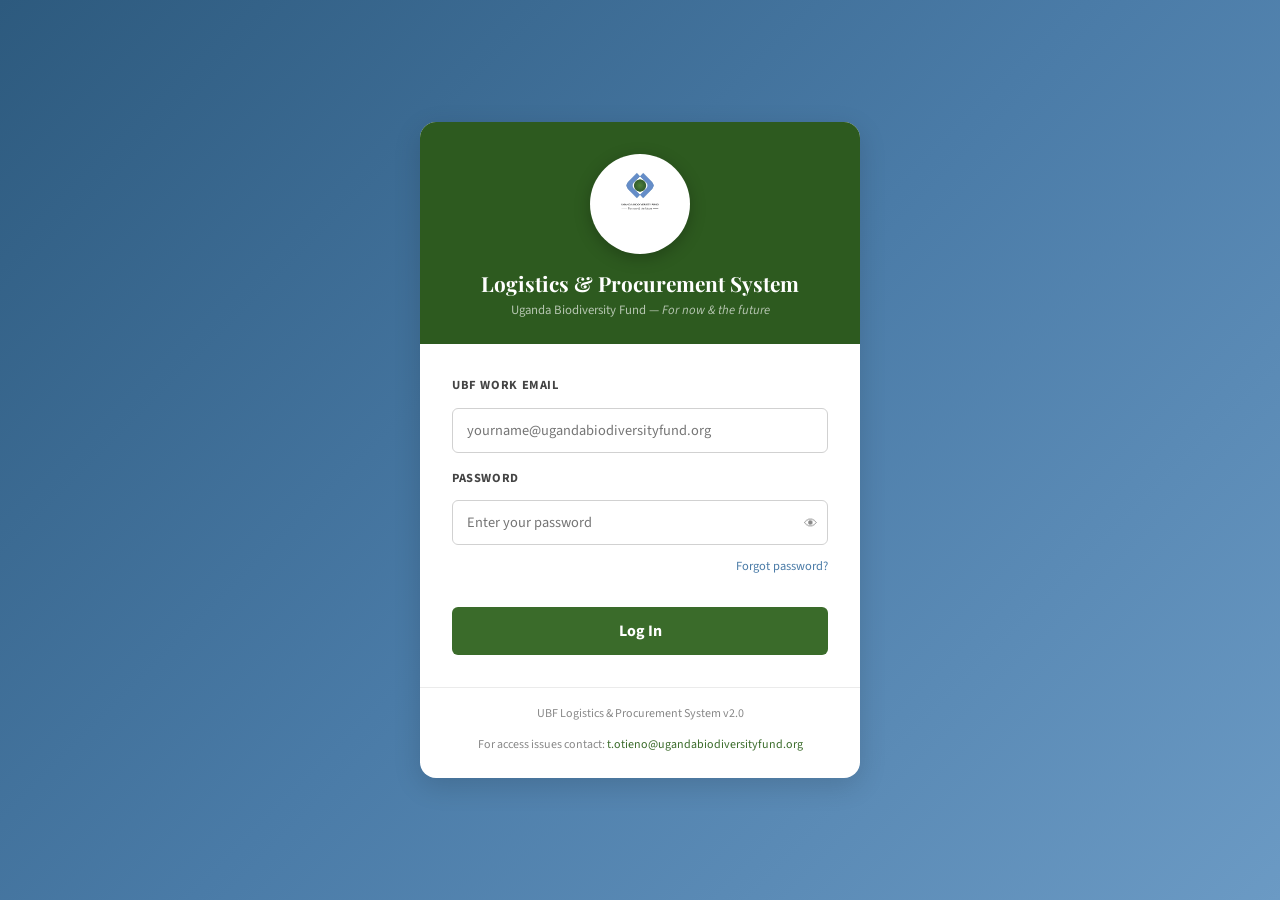
<file: index.html>
<!DOCTYPE html>
<html lang="en">
<head>
  <meta charset="UTF-8" />
  <meta name="viewport" content="width=device-width, initial-scale=1.0" />
  <title>UBF — Logistics & Procurement System</title>
  <link rel="stylesheet" href="style.css" />
</head>
<body>

<div class="login-page">
  <div class="login-card">

    <!-- Header -->
    <div class="login-header">
      <div class="login-logo">
        <img src="ubf-logo.jpg" alt="Uganda Biodiversity Fund Logo"
             onerror="this.style.display='none';this.parentElement.setAttribute('data-fallback','true');" />
      </div>
      <h1>Logistics &amp; Procurement System</h1>
      <p>Uganda Biodiversity Fund &mdash; <em>For now &amp; the future</em></p>
    </div>

    <!-- Login Body -->
    <div class="login-body">

      <div id="login-error"></div>

      <!-- Password Change Panel (hidden by default) -->
      <div id="change-password-panel" style="display:none;">
        <div style="background:var(--amber-light);border:1px solid var(--amber);border-radius:var(--radius-sm);
                    padding:0.75rem 1rem;font-size:0.83rem;color:#92400e;margin-bottom:1rem;">
          ⚠️ You must set a new password before continuing.
          Passwords expire every 90 days.
        </div>
        <div class="form-group" style="margin-bottom:1rem;">
          <label for="input-new-password">New Password</label>
          <input type="password" id="input-new-password"
                 placeholder="Minimum 8 characters" minlength="8" />
        </div>
        <div class="form-group" style="margin-bottom:1rem;">
          <label for="input-confirm-password">Confirm New Password</label>
          <input type="password" id="input-confirm-password"
                 placeholder="Repeat your new password" />
        </div>
        <button type="button" id="btn-set-password" class="btn btn-primary"
                style="width:100%;padding:0.8rem;">
          Set Password &amp; Log In
        </button>
        <button type="button" id="btn-cancel-change"
                style="width:100%;margin-top:0.5rem;background:none;border:none;
                       color:var(--ubf-blue-dark);cursor:pointer;font-size:0.85rem;padding:0.4rem;">
          ← Back to login
        </button>
      </div>

      <!-- Main Login Form -->
      <form id="login-form" autocomplete="off" novalidate>

        <div class="form-group" style="margin-bottom:1rem;">
          <label for="input-email">UBF Work Email</label>
          <input type="email" id="input-email" name="email"
                 placeholder="yourname@ugandabiodiversityfund.org"
                 autocomplete="email" required />
        </div>

        <div class="form-group" style="margin-bottom:0.5rem;">
          <label for="input-password">Password</label>
          <div style="position:relative;">
            <input type="password" id="input-password" name="password"
                   placeholder="Enter your password"
                   autocomplete="current-password" required
                   style="padding-right:2.5rem;" />
            <button type="button" id="btn-toggle-password"
                    style="position:absolute;right:0.6rem;top:50%;transform:translateY(-50%);
                           background:none;border:none;cursor:pointer;color:var(--gray-500);
                           font-size:0.85rem;">
              👁
            </button>
          </div>
        </div>

        <div style="text-align:right;margin-bottom:1.25rem;">
          <span style="font-size:0.78rem;color:var(--ubf-blue-dark);cursor:pointer;"
                id="forgot-password-link">
            Forgot password?
          </span>
        </div>

        <button type="submit" id="btn-login">Log In</button>

      </form>

    </div>

    <!-- Footer -->
    <div class="login-footer">
      <p>UBF Logistics &amp; Procurement System v2.0</p>
      <p style="margin-top:0.3rem;">
        For access issues contact:
        <a href="mailto:t.otieno@ugandabiodiversityfund.org">
          t.otieno@ugandabiodiversityfund.org
        </a>
      </p>
    </div>

  </div>
</div>

<script src="data.js"></script>
<script src="script.js"></script>
</body>
</html>
</file>
<file: style.css>
/* ============================================================
   style.css — Uganda Biodiversity Fund Request Portal
   Design: Professional NGO / Government procurement system
   Palette: Forest Green, Ivory, Gold accents
   ============================================================ */

@import url('https://fonts.googleapis.com/css2?family=Playfair+Display:wght@600;700&family=Source+Sans+3:wght@300;400;500;600;700&display=swap');

/* ── CSS Variables ── */
:root {
  /* ── Official UBF Brand Colors (extracted from logo) ── */
  --ubf-blue:         #6B9AC4;   /* logo diamond blue       */
  --ubf-blue-dark:    #4A7BA7;   /* darker blue             */
  --ubf-blue-darker:  #2D5A7E;   /* navbar / headings       */
  --ubf-blue-light:   #EBF3FA;   /* pale blue backgrounds   */
  --ubf-blue-pale:    #F5F9FD;   /* very pale blue          */
  --ubf-green:        #3A6B2A;   /* logo circle green       */
  --ubf-green-dark:   #2D5A1F;   /* darker green            */
  --ubf-green-light:  #E8F4E8;   /* pale green backgrounds  */
  --ubf-green-pale:   #F2FAF2;   /* very pale green         */

  /* ── Kept for compatibility (mapped to UBF palette) ── */
  --green-dark:    var(--ubf-green-dark);
  --green-main:    var(--ubf-green);
  --green-mid:     #4a8c38;
  --green-light:   var(--ubf-green-light);
  --green-pale:    var(--ubf-green-pale);
  --gold:          #c9962a;
  --gold-light:    #f5e6c0;
  --ivory:         #fafcff;
  --white:         #ffffff;
  --gray-100:      #f7f7f7;
  --gray-200:      #ebebeb;
  --gray-300:      #d1d1d1;
  --gray-500:      #888888;
  --gray-700:      #444444;
  --gray-900:      #1a1a1a;
  --red:           #c0392b;
  --red-light:     #fde8e8;
  --amber:         #d97706;
  --amber-light:   #fef3cd;
  --blue:          var(--ubf-blue);
  --blue-light:    var(--ubf-blue-light);
  --shadow-sm:     0 1px 3px rgba(0,0,0,0.08);
  --shadow-md:     0 4px 12px rgba(0,0,0,0.10);
  --shadow-lg:     0 8px 28px rgba(0,0,0,0.14);
  --radius-sm:     6px;
  --radius-md:     10px;
  --radius-lg:     16px;
  --font-display:  'Playfair Display', Georgia, serif;
  --font-body:     'Source Sans 3', 'Segoe UI', sans-serif;
  --nav-height:    64px;
}

/* ── Reset & Base ── */
*, *::before, *::after { box-sizing: border-box; margin: 0; padding: 0; }

html { font-size: 16px; scroll-behavior: smooth; }

body {
  font-family: var(--font-body);
  background: var(--ivory);
  color: var(--gray-900);
  line-height: 1.6;
  min-height: 100vh;
}

a { color: var(--green-main); text-decoration: none; }
a:hover { text-decoration: underline; }

img { max-width: 100%; display: block; }

/* ── Typography ── */
h1, h2, h3, h4 { font-family: var(--font-display); line-height: 1.25; }
h1 { font-size: 2rem; }
h2 { font-size: 1.5rem; }
h3 { font-size: 1.2rem; }

p { margin-bottom: 0.75rem; }
p:last-child { margin-bottom: 0; }

.text-muted { color: var(--gray-500); font-size: 0.875rem; }

/* ══════════════════════════════════════════
   NAVIGATION BAR
══════════════════════════════════════════ */
.navbar {
  position: sticky;
  top: 0;
  z-index: 100;
  height: var(--nav-height);
  background: linear-gradient(135deg, var(--ubf-blue-darker) 0%, var(--ubf-blue-dark) 100%);
  display: flex;
  align-items: center;
  padding: 0 2rem;
  gap: 1.5rem;
  box-shadow: 0 2px 8px rgba(0,0,0,0.25);
}

.navbar-brand {
  display: flex;
  align-items: center;
  gap: 0.75rem;
  text-decoration: none;
  flex-shrink: 0;
}

.navbar-logo {
  width: 44px;
  height: 44px;
  border-radius: 50%;
  overflow: hidden;
  display: flex;
  align-items: center;
  justify-content: center;
  flex-shrink: 0;
  background: var(--white);
  border: 2px solid rgba(255,255,255,0.5);
}

/* PNG/JPG loads successfully — fill the circle cleanly */
.navbar-logo img {
  width: 38px;
  height: 38px;
  object-fit: contain;
  display: block;
}

/* When image fails — show UBF text */
.navbar-logo[data-fallback="true"]::after {
  content: "UBF";
  font-family: var(--font-display);
  font-size: 0.75rem;
  font-weight: 700;
  color: var(--ubf-blue-darker);
}

.navbar-title {
  display: flex;
  flex-direction: column;
  line-height: 1.1;
}

.navbar-title .org { font-size: 0.6rem; color: rgba(255,255,255,0.6); letter-spacing: 0.08em; text-transform: uppercase; }
.navbar-title .portal { font-size: 0.9rem; color: var(--white); font-weight: 600; }

.navbar-nav {
  display: flex;
  align-items: center;
  gap: 0.25rem;
  flex: 1;
  list-style: none;
}

.navbar-nav a {
  display: block;
  padding: 0.4rem 0.85rem;
  border-radius: var(--radius-sm);
  color: rgba(255,255,255,0.8);
  font-size: 0.875rem;
  font-weight: 500;
  transition: background 0.15s, color 0.15s;
  text-decoration: none;
}

.navbar-nav a:hover,
.navbar-nav a.active {
  background: rgba(255,255,255,0.12);
  color: var(--white);
}

.navbar-user {
  display: flex;
  align-items: center;
  gap: 0.75rem;
  margin-left: auto;
}

.navbar-user-info {
  text-align: right;
}

.navbar-user-info .user-email {
  font-size: 0.78rem;
  color: rgba(255,255,255,0.75);
  display: block;
  max-width: 220px;
  white-space: nowrap;
  overflow: hidden;
  text-overflow: ellipsis;
}

/* ── Role Badge ── */
.role-badge {
  display: inline-block;
  padding: 0.15rem 0.55rem;
  border-radius: 999px;
  font-size: 0.7rem;
  font-weight: 700;
  letter-spacing: 0.04em;
  text-transform: uppercase;
  white-space: nowrap;
}

.role-admin-officer  { background: var(--gold-light);  color: #7c5200; }
.role-fam            { background: var(--blue-light);   color: #1e3a8a; }
.role-ed             { background: #ede9fe;              color: #4c1d95; }
.role-staff          { background: var(--green-light);  color: var(--green-dark); }

/* ── Logout Button ── */
#btn-logout {
  padding: 0.35rem 0.85rem;
  background: transparent;
  border: 1px solid rgba(255,255,255,0.35);
  border-radius: var(--radius-sm);
  color: rgba(255,255,255,0.85);
  font-size: 0.8rem;
  font-weight: 500;
  cursor: pointer;
  transition: background 0.15s, color 0.15s;
  white-space: nowrap;
}

#btn-logout:hover {
  background: rgba(255,255,255,0.15);
  color: var(--white);
}

/* ══════════════════════════════════════════
   PAGE WRAPPER
══════════════════════════════════════════ */
.page-wrapper {
  max-width: 1280px;
  margin: 0 auto;
  padding: 2rem 1.5rem;
}

.page-header {
  margin-bottom: 2rem;
}

.page-header h1 {
  color: var(--green-dark);
  margin-bottom: 0.25rem;
}

.page-header p {
  color: var(--gray-500);
  font-size: 0.95rem;
  margin: 0;
}

/* ══════════════════════════════════════════
   BANNERS (Error / Success)
══════════════════════════════════════════ */
.banner {
  display: none;
  padding: 0.9rem 1.2rem;
  border-radius: var(--radius-sm);
  font-size: 0.9rem;
  font-weight: 500;
  margin-bottom: 1.25rem;
  border-left: 4px solid;
}

#global-error-banner {
  background: var(--red-light);
  color: #7f1d1d;
  border-color: var(--red);
}

#global-success-banner {
  background: var(--green-light);
  color: var(--green-dark);
  border-color: var(--green-main);
}

/* ══════════════════════════════════════════
   STAT CARDS (Dashboard)
══════════════════════════════════════════ */
.stats-grid {
  display: grid;
  grid-template-columns: repeat(auto-fit, minmax(160px, 1fr));
  gap: 1rem;
  margin-bottom: 2rem;
}

.stat-card {
  background: var(--white);
  border-radius: var(--radius-md);
  padding: 1.25rem 1.5rem;
  box-shadow: var(--shadow-sm);
  border-top: 4px solid var(--gray-300);
  display: flex;
  flex-direction: column;
  gap: 0.25rem;
}

.stat-card.total    { border-color: var(--green-main); }
.stat-card.pending  { border-color: var(--amber); }
.stat-card.approved { border-color: #16a34a; }
.stat-card.rejected { border-color: var(--red); }
.stat-card.inreview { border-color: var(--blue); }

.stat-card .stat-value {
  font-family: var(--font-display);
  font-size: 2.25rem;
  font-weight: 700;
  color: var(--green-dark);
  line-height: 1;
}

.stat-card .stat-label {
  font-size: 0.78rem;
  text-transform: uppercase;
  letter-spacing: 0.06em;
  color: var(--gray-500);
  font-weight: 600;
}

/* ══════════════════════════════════════════
   TABLE
══════════════════════════════════════════ */
.table-card {
  background: var(--white);
  border-radius: var(--radius-md);
  box-shadow: var(--shadow-sm);
  overflow: hidden;
}

.table-toolbar {
  display: flex;
  align-items: center;
  justify-content: space-between;
  padding: 1rem 1.25rem;
  border-bottom: 1px solid var(--gray-200);
  flex-wrap: wrap;
  gap: 0.75rem;
}

.table-toolbar h2 {
  font-size: 1.05rem;
  color: var(--green-dark);
}

.toolbar-filters {
  display: flex;
  gap: 0.5rem;
  flex-wrap: wrap;
}

.toolbar-filters input,
.toolbar-filters select {
  padding: 0.4rem 0.75rem;
  border: 1px solid var(--gray-300);
  border-radius: var(--radius-sm);
  font-size: 0.85rem;
  font-family: var(--font-body);
  color: var(--gray-900);
  background: var(--white);
}

.toolbar-filters input:focus,
.toolbar-filters select:focus {
  outline: none;
  border-color: var(--green-main);
}

.table-responsive { overflow-x: auto; }

table {
  width: 100%;
  border-collapse: collapse;
  font-size: 0.875rem;
}

thead th {
  background: var(--green-pale);
  color: var(--green-dark);
  font-weight: 700;
  text-align: left;
  padding: 0.75rem 1rem;
  font-size: 0.78rem;
  text-transform: uppercase;
  letter-spacing: 0.05em;
  white-space: nowrap;
  border-bottom: 2px solid var(--green-light);
}

tbody tr {
  border-bottom: 1px solid var(--gray-200);
  transition: background 0.1s;
}

tbody tr:last-child { border-bottom: none; }

tbody tr:hover { background: var(--green-pale); }

tbody td {
  padding: 0.75rem 1rem;
  vertical-align: middle;
  color: var(--gray-700);
}

tbody td:first-child { font-weight: 600; color: var(--green-main); }

/* ── Status Badges ── */
.status-badge {
  display: inline-block;
  padding: 0.2rem 0.65rem;
  border-radius: 999px;
  font-size: 0.72rem;
  font-weight: 700;
  letter-spacing: 0.04em;
  text-transform: uppercase;
  white-space: nowrap;
}

.status-pending   { background: var(--amber-light); color: #92400e; }
.status-approved  { background: #dcfce7;             color: #14532d; }
.status-rejected  { background: var(--red-light);    color: #7f1d1d; }
.status-inreview  { background: var(--blue-light);   color: #1e3a8a; }
.status-cancelled { background: var(--gray-200);     color: var(--gray-500); }

/* ── Action Buttons in Table ── */
.btn-action {
  padding: 0.25rem 0.6rem;
  border: none;
  border-radius: var(--radius-sm);
  font-size: 0.75rem;
  font-weight: 600;
  cursor: pointer;
  transition: opacity 0.15s;
  margin-right: 2px;
}
.btn-action:disabled { opacity: 0.5; cursor: not-allowed; }
.btn-approve { background: #dcfce7; color: #14532d; }
.btn-approve:hover { background: #bbf7d0; }
.btn-reject  { background: var(--red-light); color: #7f1d1d; }
.btn-reject:hover  { background: #fca5a5; }
.btn-review  { background: var(--blue-light); color: #1e3a8a; }
.btn-review:hover  { background: #bfdbfe; }

/* ── Empty State ── */
.empty-state {
  display: none;
  text-align: center;
  padding: 3.5rem 2rem;
  color: var(--gray-500);
}

.empty-state .empty-icon {
  font-size: 3rem;
  margin-bottom: 0.75rem;
  opacity: 0.4;
}

.empty-state p { font-size: 0.95rem; }

/* ── Loading spinner ── */
.loading-state {
  display: none;
  text-align: center;
  padding: 3rem 2rem;
  color: var(--gray-500);
  font-size: 0.9rem;
}

.spinner {
  width: 32px;
  height: 32px;
  border: 3px solid var(--green-light);
  border-top-color: var(--green-main);
  border-radius: 50%;
  animation: spin 0.7s linear infinite;
  margin: 0 auto 0.75rem;
}

@keyframes spin { to { transform: rotate(360deg); } }

/* ══════════════════════════════════════════
   BUTTONS
══════════════════════════════════════════ */
.btn {
  display: inline-flex;
  align-items: center;
  gap: 0.4rem;
  padding: 0.6rem 1.4rem;
  border: none;
  border-radius: var(--radius-sm);
  font-family: var(--font-body);
  font-size: 0.9rem;
  font-weight: 600;
  cursor: pointer;
  transition: background 0.15s, transform 0.1s, box-shadow 0.15s;
  text-decoration: none;
  white-space: nowrap;
}

.btn:active { transform: translateY(1px); }

.btn-primary {
  background: var(--green-main);
  color: var(--white);
  box-shadow: 0 2px 6px rgba(26,107,58,0.3);
}
.btn-primary:hover { background: var(--green-dark); }
.btn-primary:disabled { background: var(--gray-300); box-shadow: none; cursor: not-allowed; }

.btn-secondary {
  background: var(--white);
  color: var(--green-main);
  border: 1.5px solid var(--green-main);
}
.btn-secondary:hover { background: var(--green-pale); }

.btn-gold {
  background: var(--gold);
  color: var(--white);
  box-shadow: 0 2px 6px rgba(201,150,42,0.3);
}
.btn-gold:hover { background: #a67c1e; }

.btn-lg { padding: 0.8rem 2rem; font-size: 1rem; }
.btn-sm { padding: 0.35rem 0.9rem; font-size: 0.8rem; }

/* ══════════════════════════════════════════
   FORM STYLES
══════════════════════════════════════════ */
.form-card {
  background: var(--white);
  border-radius: var(--radius-lg);
  box-shadow: var(--shadow-md);
  overflow: hidden;
}

.form-section {
  padding: 1.75rem 2rem;
  border-bottom: 1px solid var(--gray-200);
}

.form-section:last-child { border-bottom: none; }

.form-section-title {
  font-size: 0.8rem;
  text-transform: uppercase;
  letter-spacing: 0.08em;
  color: var(--green-main);
  font-weight: 700;
  margin-bottom: 1.25rem;
  padding-bottom: 0.5rem;
  border-bottom: 2px solid var(--green-light);
}

.form-grid {
  display: grid;
  grid-template-columns: repeat(auto-fit, minmax(240px, 1fr));
  gap: 1.1rem;
}

.form-group {
  display: flex;
  flex-direction: column;
  gap: 0.35rem;
}

.form-group.full-width {
  grid-column: 1 / -1;
}

.form-group label {
  font-size: 0.8rem;
  font-weight: 600;
  color: var(--gray-700);
  text-transform: uppercase;
  letter-spacing: 0.04em;
}

.form-group label .required {
  color: var(--red);
  margin-left: 2px;
}

.form-group input,
.form-group select,
.form-group textarea {
  padding: 0.6rem 0.85rem;
  border: 1.5px solid var(--gray-300);
  border-radius: var(--radius-sm);
  font-family: var(--font-body);
  font-size: 0.9rem;
  color: var(--gray-900);
  background: var(--white);
  transition: border-color 0.15s, box-shadow 0.15s;
  width: 100%;
}

.form-group input:focus,
.form-group select:focus,
.form-group textarea:focus {
  outline: none;
  border-color: var(--green-main);
  box-shadow: 0 0 0 3px rgba(26,107,58,0.1);
}

.form-group input[readonly],
.form-group input:disabled {
  background: var(--gray-100);
  color: var(--gray-500);
  cursor: default;
}

.form-group textarea { resize: vertical; min-height: 90px; }

.form-group .hint {
  font-size: 0.75rem;
  color: var(--gray-500);
}

.form-footer {
  padding: 1.5rem 2rem;
  background: var(--gray-100);
  display: flex;
  align-items: center;
  justify-content: flex-end;
  gap: 1rem;
  flex-wrap: wrap;
}

/* ── File input styling ── */
.file-input-wrapper {
  position: relative;
}

.file-input-wrapper input[type="file"] {
  padding: 0.5rem 0.85rem;
  border-style: dashed;
  cursor: pointer;
}

.file-info {
  font-size: 0.78rem;
  color: var(--green-main);
  margin-top: 0.25rem;
  font-weight: 500;
}

/* ── Submitter info read-only box ── */
.submitter-box {
  background: var(--green-pale);
  border: 1px solid var(--green-light);
  border-radius: var(--radius-sm);
  padding: 0.75rem 1rem;
  display: flex;
  align-items: center;
  gap: 1.5rem;
  flex-wrap: wrap;
}

.submitter-box .sub-field { font-size: 0.85rem; }
.submitter-box .sub-label { font-size: 0.72rem; text-transform: uppercase; color: var(--gray-500); font-weight: 600; }
.submitter-box .sub-value { font-weight: 600; color: var(--green-dark); }

/* ══════════════════════════════════════════
   MODAL
══════════════════════════════════════════ */
#modal-overlay {
  display: none;
  position: fixed;
  inset: 0;
  background: rgba(0, 0, 0, 0.55);
  z-index: 1000;
  align-items: flex-start;
  justify-content: center;
  padding: 3rem 1rem;
  overflow-y: auto;
}

.modal-box {
  background: var(--white);
  border-radius: var(--radius-lg);
  box-shadow: var(--shadow-lg);
  width: 100%;
  max-width: 820px;
  padding: 2rem;
  position: relative;
}

.modal-close-btn {
  position: absolute;
  top: 1rem;
  right: 1rem;
  background: var(--gray-200);
  border: none;
  border-radius: 50%;
  width: 32px;
  height: 32px;
  font-size: 1.1rem;
  cursor: pointer;
  display: flex;
  align-items: center;
  justify-content: center;
  color: var(--gray-700);
  transition: background 0.15s;
}

.modal-close-btn:hover { background: var(--gray-300); }

#modal-content .modal-title {
  font-size: 1.3rem;
  color: var(--green-dark);
  margin-bottom: 1.5rem;
  padding-right: 2.5rem;
  border-bottom: 2px solid var(--green-light);
  padding-bottom: 0.75rem;
}

.modal-grid {
  display: grid;
  grid-template-columns: 1fr 1fr;
  gap: 1.5rem;
  margin-bottom: 1.5rem;
}

.modal-section { margin-bottom: 1.25rem; }
.modal-section h3 {
  font-size: 0.8rem;
  text-transform: uppercase;
  letter-spacing: 0.06em;
  color: var(--green-main);
  margin-bottom: 0.6rem;
  font-family: var(--font-body);
  font-weight: 700;
}

.detail-table { width: 100%; border-collapse: collapse; font-size: 0.85rem; }
.detail-table th {
  text-align: left;
  padding: 0.4rem 0.6rem;
  color: var(--gray-500);
  font-weight: 600;
  width: 40%;
  font-family: var(--font-body);
  font-size: 0.78rem;
}
.detail-table td { padding: 0.4rem 0.6rem; color: var(--gray-900); }
.detail-table tr { border-bottom: 1px solid var(--gray-200); }

.history-list { padding-left: 1.25rem; font-size: 0.85rem; }
.history-list li { padding: 0.3rem 0; color: var(--gray-700); }

.attachment-list { list-style: none; }
.attachment-list li {
  padding: 0.3rem 0;
  font-size: 0.85rem;
  border-bottom: 1px solid var(--gray-200);
}
.attachment-list a { color: var(--green-main); }

/* ══════════════════════════════════════════
   LOGIN PAGE
══════════════════════════════════════════ */
.login-page {
  min-height: 100vh;
  display: flex;
  align-items: center;
  justify-content: center;
  background: linear-gradient(135deg, var(--ubf-blue-darker) 0%, var(--ubf-blue-dark) 50%, var(--ubf-blue) 100%);
  padding: 2rem 1rem;
}

.login-header {
  background: linear-gradient(135deg, var(--ubf-blue-darker) 0%, var(--ubf-blue-dark) 100%);
  padding: 2rem 2rem 1.5rem;
  text-align: center;
}

.login-card {
  background: var(--white);
  border-radius: var(--radius-lg);
  box-shadow: var(--shadow-lg);
  width: 100%;
  max-width: 440px;
  overflow: hidden;
}

.login-header {
  background: var(--green-dark);
  padding: 2rem 2rem 1.5rem;
  text-align: center;
}

.login-logo {
  width: 100px;
  height: 100px;
  border-radius: 50%;
  overflow: hidden;
  display: flex;
  align-items: center;
  justify-content: center;
  margin: 0 auto 1rem;
  background: var(--white);
  border: 3px solid rgba(255,255,255,0.4);
  box-shadow: 0 4px 16px rgba(0,0,0,0.25);
}

/* PNG/JPG loads successfully */
.login-logo img {
  width: 88px;
  height: 88px;
  object-fit: contain;
  display: block;
}

/* Image fails — show UBF text */
.login-logo[data-fallback="true"]::after {
  content: "UBF";
  font-family: var(--font-display);
  font-size: 1.5rem;
  font-weight: 700;
  color: var(--ubf-blue-darker);
}

.login-header h1 {
  color: var(--white);
  font-size: 1.3rem;
  margin-bottom: 0.25rem;
}

.login-header p {
  color: rgba(255,255,255,0.65);
  font-size: 0.8rem;
  margin: 0;
}

.login-body { padding: 2rem; }

.login-body .form-group { margin-bottom: 1rem; }

.login-body label {
  display: block;
  font-size: 0.78rem;
  font-weight: 700;
  text-transform: uppercase;
  letter-spacing: 0.05em;
  color: var(--gray-700);
  margin-bottom: 0.35rem;
}

.login-body input {
  width: 100%;
  padding: 0.7rem 0.9rem;
  border: 1.5px solid var(--gray-300);
  border-radius: var(--radius-sm);
  font-family: var(--font-body);
  font-size: 0.9rem;
  color: var(--gray-900);
  transition: border-color 0.15s;
}

.login-body input:focus {
  outline: none;
  border-color: var(--green-main);
  box-shadow: 0 0 0 3px rgba(26,107,58,0.1);
}

#login-error {
  display: none;
  background: var(--red-light);
  color: #7f1d1d;
  border: 1px solid #fca5a5;
  border-radius: var(--radius-sm);
  padding: 0.65rem 0.9rem;
  font-size: 0.83rem;
  margin-bottom: 1rem;
}

#btn-login {
  width: 100%;
  padding: 0.8rem;
  background: var(--green-main);
  color: var(--white);
  border: none;
  border-radius: var(--radius-sm);
  font-family: var(--font-body);
  font-size: 1rem;
  font-weight: 700;
  cursor: pointer;
  transition: background 0.15s;
  margin-top: 0.5rem;
}

#btn-login:hover { background: var(--green-dark); }
#btn-login:disabled { background: var(--gray-300); cursor: not-allowed; }

.login-footer {
  padding: 1rem 2rem 1.5rem;
  text-align: center;
  font-size: 0.75rem;
  color: var(--gray-500);
  border-top: 1px solid var(--gray-200);
}

.pat-hint {
  background: var(--green-pale);
  border: 1px solid var(--green-light);
  border-radius: var(--radius-sm);
  padding: 0.65rem 0.9rem;
  font-size: 0.78rem;
  color: var(--green-dark);
  margin-top: 0.35rem;
}

/* ══════════════════════════════════════════
   UTILITY
══════════════════════════════════════════ */
.link-req-detail,
.link-history-detail {
  color: var(--green-main);
  font-weight: 600;
  font-size: 0.82rem;
}

.link-req-detail:hover,
.link-history-detail:hover {
  text-decoration: underline;
}

/* ══════════════════════════════════════════
   RESPONSIVE
══════════════════════════════════════════ */
@media (max-width: 768px) {
  .navbar { padding: 0 1rem; }
  .navbar-nav { display: none; }
  .page-wrapper { padding: 1rem; }
  .stats-grid { grid-template-columns: repeat(2, 1fr); }
  .form-section { padding: 1.25rem; }
  .form-footer { padding: 1rem 1.25rem; }
  .modal-grid { grid-template-columns: 1fr; }
  .table-toolbar { flex-direction: column; align-items: flex-start; }
}

@media (max-width: 480px) {
  .stats-grid { grid-template-columns: 1fr 1fr; }
  .navbar-user-info { display: none; }
}
</file>
